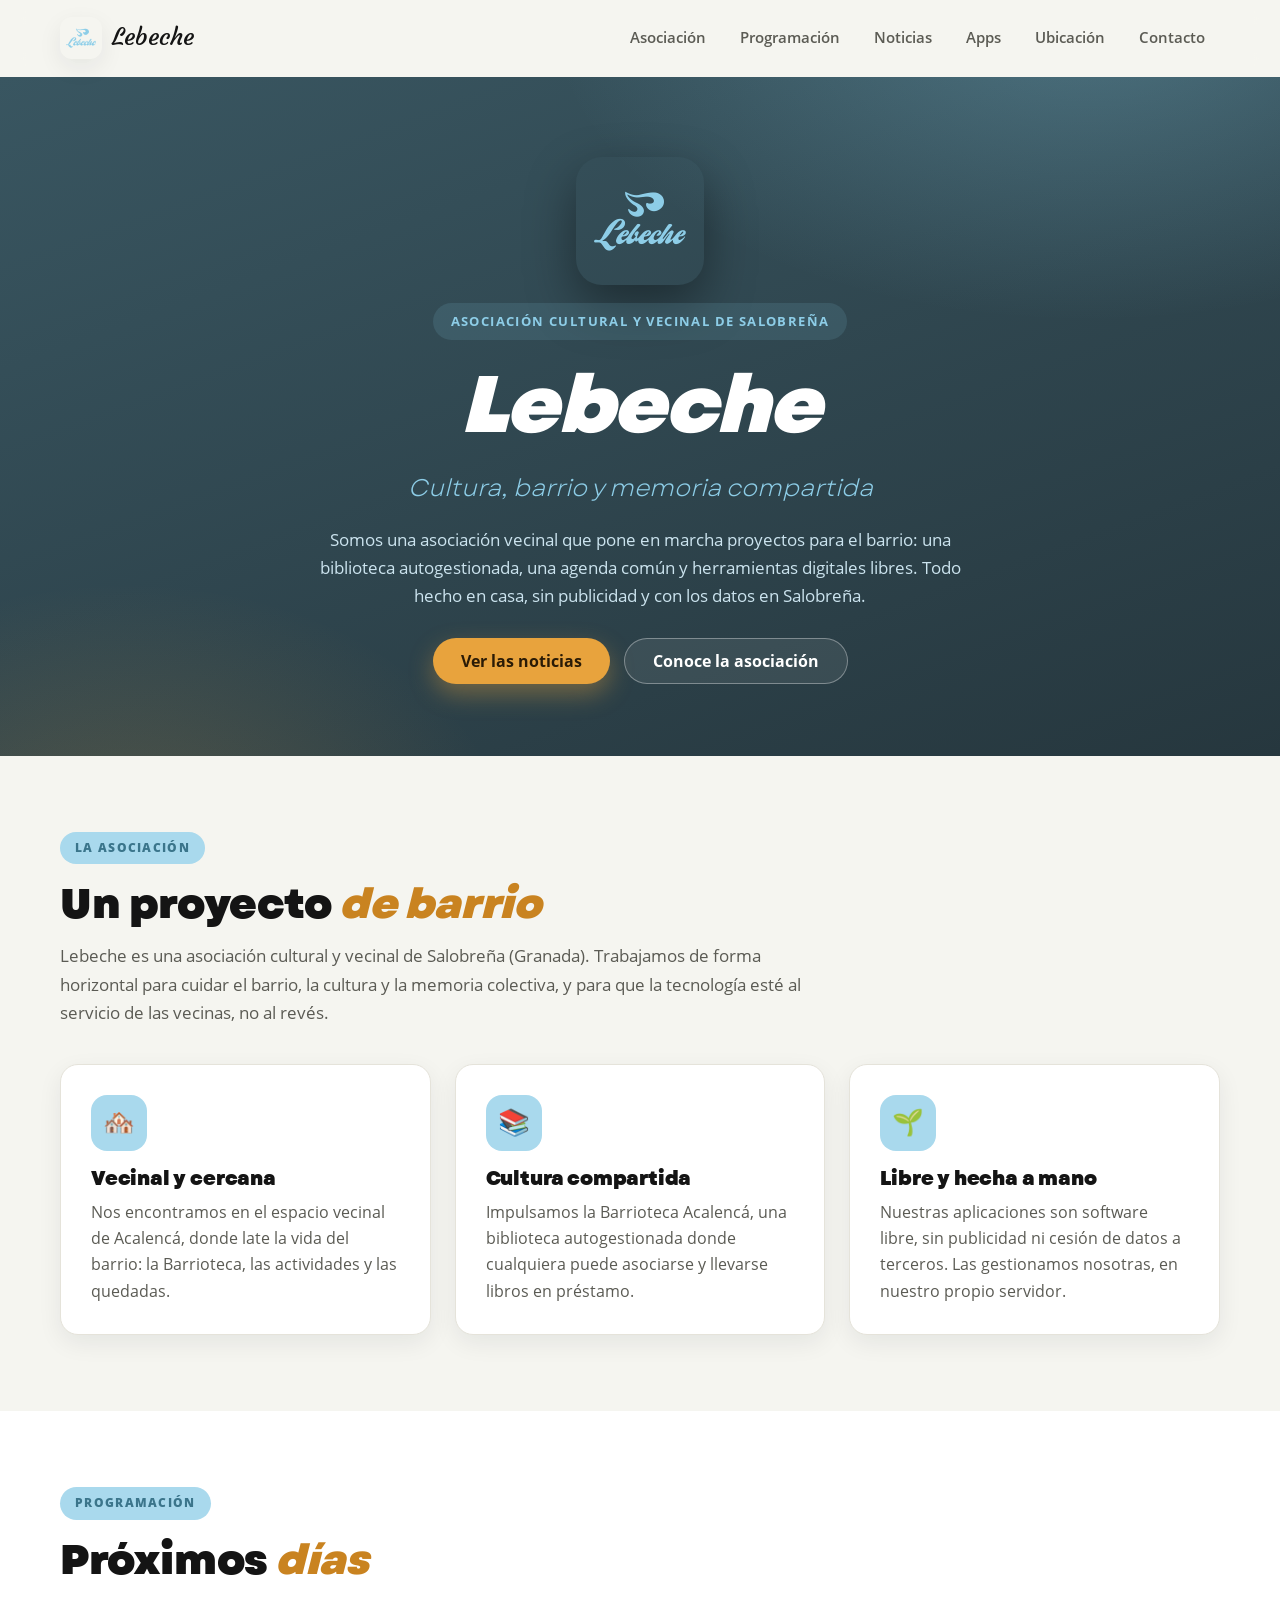
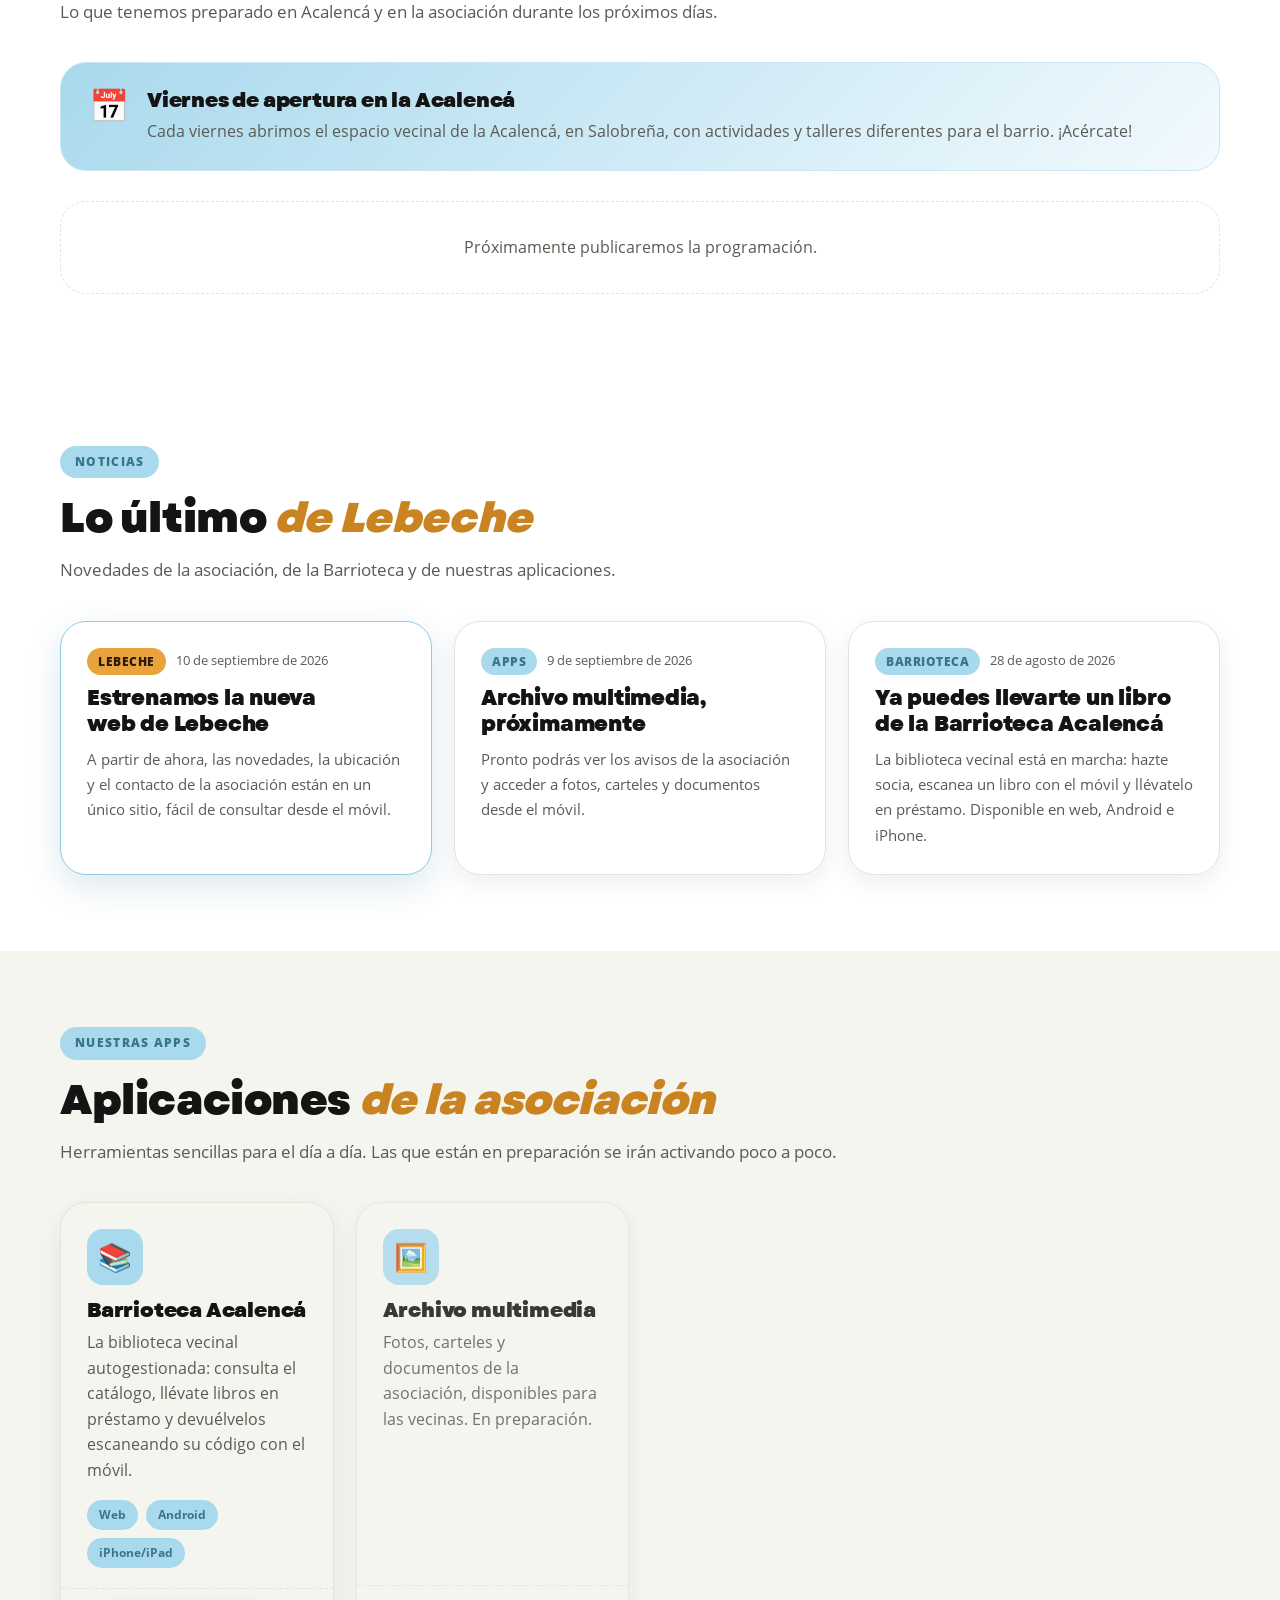
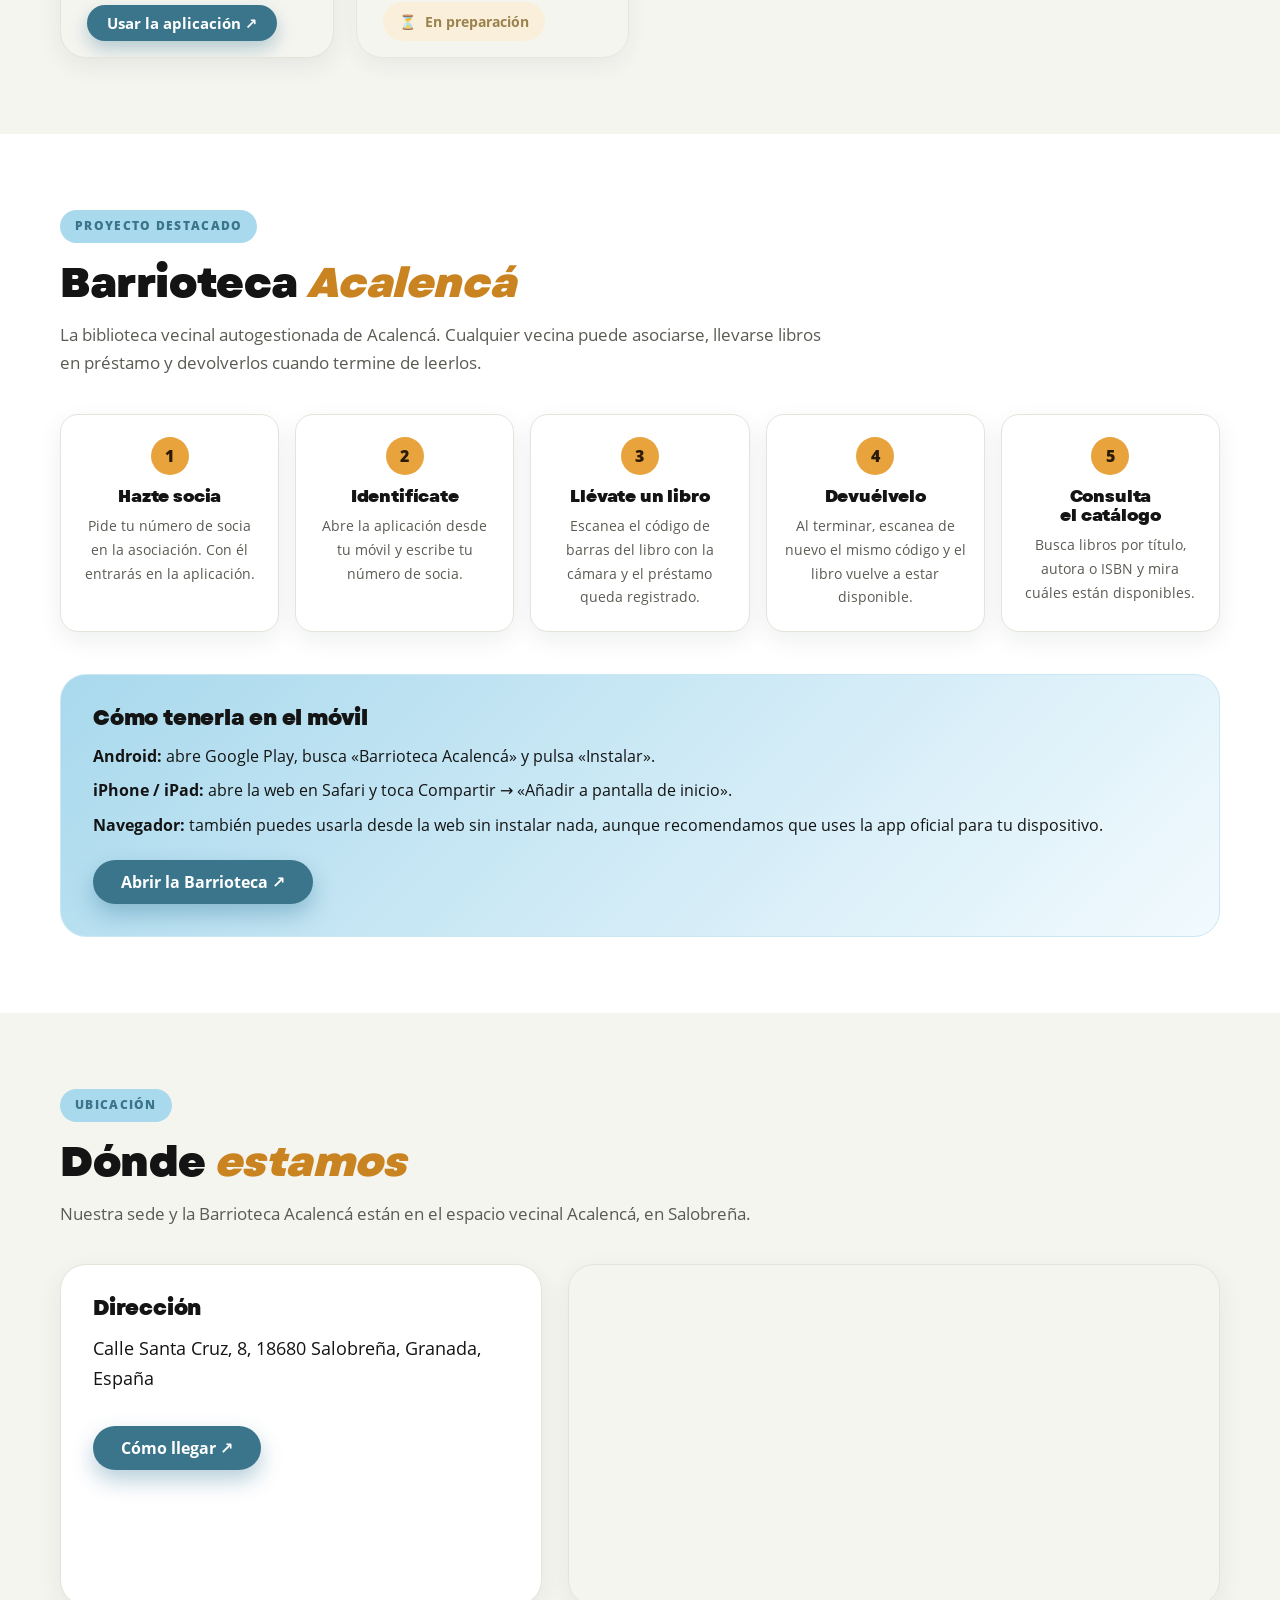
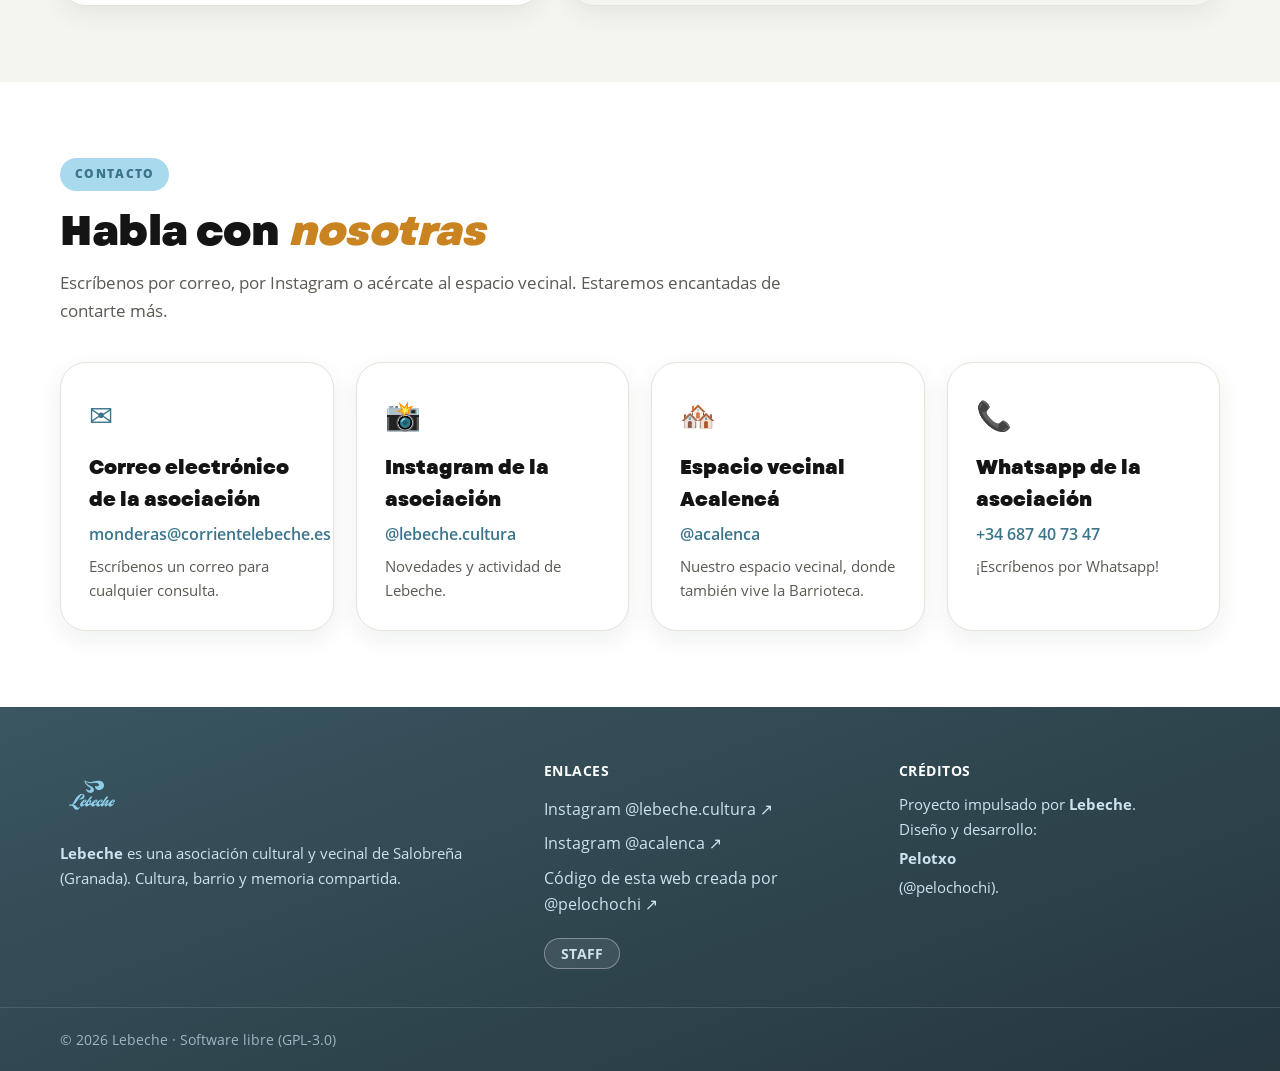
<file: index.html>
<!DOCTYPE html>
<html lang="es">

<head>
  <meta charset="UTF-8">
  <meta name="viewport" content="width=device-width, initial-scale=1.0, viewport-fit=cover">
  <title>Lebeche · Asociación cultural y vecinal de Salobreña</title>
  <meta name="description"
    content="Lebeche es la asociación cultural y vecinal de Salobreña (Granada). Impulsamos la Barrioteca Acalencá y otras aplicaciones libres para el barrio.">
  <meta name="theme-color" content="#072B3C">
  <link rel="canonical" href="https://www.corrientelebeche.es/lebeche/">
  <meta property="og:site_name" content="Lebeche">
  <meta property="og:title" content="Lebeche · Asociación cultural y vecinal de Salobreña">
  <meta property="og:description" content="Lebeche es la asociación cultural y vecinal de Salobreña (Granada). Impulsamos la Barrioteca Acalencá y otras aplicaciones libres para el barrio.">
  <meta property="og:url" content="https://www.corrientelebeche.es/lebeche/">
  <meta property="og:image" content="https://www.corrientelebeche.es/lebeche/assets/lebeche-logo-azul.png">
  <meta property="og:type" content="website">
  <meta name="twitter:card" content="summary_large_image">
  <link rel="icon" type="image/png" sizes="32x32" href="assets/favicon-32.png">
  <link rel="apple-touch-icon" href="assets/apple-touch-icon.png">
  <link rel="stylesheet" href="css/styles.css">
</head>

<body>
  <a class="saltar" href="#contenido">Saltar al contenido</a>

  <header class="cabecera" id="cabecera">
    <div class="contenedor cabecera__interior">
      <a class="marca" href="#inicio" aria-label="Lebeche, volver al inicio">
        <img src="assets/lebeche-logo-azul.png" width="42" height="42" alt="" class="marca__logo">
        <span class="marca__texto">Lebeche</span>
      </a>
      <button class="menu__boton" id="menuBoton" aria-expanded="false" aria-controls="menuNav"
        aria-label="Abrir el menú de navegación">
        <span></span><span></span><span></span>
      </button>
      <nav class="menu" id="menuNav" aria-label="Navegación principal">
        <a href="#asociacion">Asociación</a>
        <a href="#programacion">Programación</a>
        <a href="#noticias">Noticias</a>
        <a href="#apps">Apps</a>
        <a href="#ubicacion">Ubicación</a>
        <a href="#contacto">Contacto</a>
      </nav>
    </div>
  </header>

  <main id="contenido">

    <section class="hero" id="inicio">
      <div class="contenedor hero__interior">
        <img src="assets/lebeche-logo-azul.png" width="128" height="128"
          alt="Logotipo de Lebeche, asociación cultural y vecinal de Salobreña" class="hero__logo" fetchpriority="high">
        <p class="hero__sobre">Asociación cultural y vecinal de Salobreña</p>
        <h1 class="hero__titulo">Lebeche</h1>
        <p class="hero__lema">Cultura, barrio y memoria compartida</p>
        <p class="hero__texto">
          Somos una asociación vecinal que pone en marcha proyectos para el barrio:
          una biblioteca autogestionada, una agenda común y herramientas digitales libres.
          Todo hecho en casa, sin publicidad y con los datos en Salobreña.
        </p>
        <div class="hero__acciones">
          <a href="#noticias" class="boton boton--ambar">Ver las noticias</a>
          <a href="#asociacion" class="boton boton--fantasma">Conoce la asociación</a>
        </div>
      </div>
    </section>

    <section class="seccion" id="asociacion">
      <div class="contenedor">
        <p class="etiqueta">La asociación</p>
        <h2 class="titulo">Un proyecto <em>de barrio</em></h2>
        <p class="intro">
          Lebeche es una asociación cultural y vecinal de Salobreña (Granada). Trabajamos de
          forma horizontal para cuidar el barrio, la cultura y la memoria colectiva, y para
          que la tecnología esté al servicio de las vecinas, no al revés.
        </p>
        <div class="columnas">
          <article class="tarjeta tarjeta--valor">
            <span class="tarjeta__icono" aria-hidden="true">🏘️</span>
            <h3>Vecinal y cercana</h3>
            <p>Nos encontramos en el espacio vecinal de Acalencá, donde late la vida del barrio: la Barrioteca, las
              actividades y las quedadas.</p>
          </article>
          <article class="tarjeta tarjeta--valor">
            <span class="tarjeta__icono" aria-hidden="true">📚</span>
            <h3>Cultura compartida</h3>
            <p>Impulsamos la Barrioteca Acalencá, una biblioteca autogestionada donde cualquiera puede asociarse y
              llevarse libros en préstamo.</p>
          </article>
          <article class="tarjeta tarjeta--valor">
            <span class="tarjeta__icono" aria-hidden="true">🌱</span>
            <h3>Libre y hecha a mano</h3>
            <p>Nuestras aplicaciones son software libre, sin publicidad ni cesión de datos a terceros. Las gestionamos
              nosotras, en nuestro propio servidor.</p>
          </article>
        </div>
      </div>
    </section>

    <section class="seccion seccion--fondo" id="programacion">
      <div class="contenedor">
        <p class="etiqueta">Programación</p>
        <h2 class="titulo">Próximos <em>días</em></h2>
        <p class="intro">Lo que tenemos preparado en Acalencá y en la asociación durante los próximos días.</p>

        <div class="apertura">
          <span class="apertura__icono" aria-hidden="true">📅</span>
          <div class="apertura__cuerpo">
            <h3 id="viernesTitulo">Viernes de apertura en Acalencá</h3>
            <p id="viernesTexto">Cada viernes abrimos el espacio vecinal de Acalencá, en Salobreña, con actividades y
              talleres diferentes para el barrio.</p>
          </div>
        </div>

        <div class="programacion" id="listaProgramacion"></div>
      </div>
    </section>

    <section class="seccion seccion--fondo" id="noticias">
      <div class="contenedor">
        <p class="etiqueta">Noticias</p>
        <h2 class="titulo">Lo último <em>de Lebeche</em></h2>
        <p class="intro">Novedades de la asociación, de la Barrioteca y de nuestras aplicaciones.</p>
        <div class="noticias" id="listaNoticias"></div>
      </div>
    </section>

    <section class="seccion" id="apps">
      <div class="contenedor">
        <p class="etiqueta">Nuestras apps</p>
        <h2 class="titulo">Aplicaciones <em>de la asociación</em></h2>
        <p class="intro">Herramientas sencillas para el día a día. Las que están en preparación se irán activando poco a
          poco.</p>
        <div class="apps" id="listaApps"></div>
      </div>
    </section>

    <section class="seccion seccion--fondo" id="barrioteca">
      <div class="contenedor">
        <p class="etiqueta">Proyecto destacado</p>
        <h2 class="titulo">Barrioteca <em>Acalencá</em></h2>
        <p class="intro">La biblioteca vecinal autogestionada de Acalencá. Cualquier vecina puede asociarse, llevarse
          libros en préstamo y devolverlos cuando termine de leerlos.</p>

        <div class="pasos">
          <div class="paso"><span class="paso__num">1</span>
            <h3>Hazte socia</h3>
            <p>Pide tu número de socia en la asociación. Con él entrarás en la aplicación.</p>
          </div>
          <div class="paso"><span class="paso__num">2</span>
            <h3>Identifícate</h3>
            <p>Abre la aplicación desde tu móvil y escribe tu número de socia.</p>
          </div>
          <div class="paso"><span class="paso__num">3</span>
            <h3>Llévate un libro</h3>
            <p>Escanea el código de barras del libro con la cámara y el préstamo queda registrado.</p>
          </div>
          <div class="paso"><span class="paso__num">4</span>
            <h3>Devuélvelo</h3>
            <p>Al terminar, escanea de nuevo el mismo código y el libro vuelve a estar disponible.</p>
          </div>
          <div class="paso"><span class="paso__num">5</span>
            <h3>Consulta el catálogo</h3>
            <p>Busca libros por título, autora o ISBN y mira cuáles están disponibles.</p>
          </div>
        </div>

        <div class="instalacion">
          <h3>Cómo tenerla en el móvil</h3>
          <p><strong>Android:</strong> abre Google Play, busca «Barrioteca Acalencá» y pulsa «Instalar».</p>
          <p><strong>iPhone / iPad:</strong> abre la web en Safari y toca Compartir → «Añadir a pantalla de inicio».</p>
          <p><strong>Navegador:</strong> también puedes usarla desde la web sin instalar nada, aunque recomendamos que
            uses la app oficial para tu dispositivo.</p>
          <a href="https://www.corrientelebeche.es/barrioteca/" target="_blank" rel="noopener"
            class="boton boton--azul">Abrir la Barrioteca ↗</a>
        </div>
      </div>
    </section>

    <section class="seccion" id="ubicacion">
      <div class="contenedor">
        <p class="etiqueta">Ubicación</p>
        <h2 class="titulo">Dónde <em>estamos</em></h2>
        <p class="intro">Nuestra sede y la Barrioteca Acalencá están en el espacio vecinal Acalencá, en Salobreña.
        </p>
        <div class="ubicacion">
          <div class="ubicacion__datos">
            <h3>Dirección</h3>
            <p id="direccionTexto" class="ubicacion__direccion"></p>
            <p class="ubicacion__nota" id="ubicacionNota"></p>
            <a class="boton boton--azul" id="enlaceMapa" href="#" target="_blank" rel="noopener">Cómo llegar ↗</a>
          </div>
          <div class="ubicacion__mapa">
            <iframe id="mapa" title="Mapa de la ubicación de Lebeche en Salobreña" loading="lazy"
              referrerpolicy="no-referrer-when-downgrade" allowfullscreen></iframe>
          </div>
        </div>
      </div>
    </section>

    <section class="seccion seccion--fondo" id="contacto">
      <div class="contenedor">
        <p class="etiqueta">Contacto</p>
        <h2 class="titulo">Habla con <em>nosotras</em></h2>
        <p class="intro">Escríbenos por correo, por Instagram o acércate al espacio vecinal. Estaremos encantadas de contarte más.
        </p>
        <div class="contacto" id="listaContacto"></div>
      </div>
    </section>

  </main>

  <footer class="pie" id="creditos">
    <div class="contenedor pie__interior">
      <div class="pie__col pie__col--marca">
        <img src="assets/lebeche-logo-azul.png" width="64" height="64" alt="Logotipo de Lebeche" class="pie__logo">
        <p><strong>Lebeche</strong> es una asociación cultural y vecinal de Salobreña (Granada). Cultura, barrio y
          memoria compartida.</p>
      </div>
      <div class="pie__col">
        <h4>Enlaces</h4>
        <a href="https://www.instagram.com/lebeche.cultura/" target="_blank" rel="noopener">Instagram @lebeche.cultura
          ↗</a>
        <a href="https://www.instagram.com/acalenca/" target="_blank" rel="noopener">Instagram @acalenca ↗</a>
        <a href="https://jesuscastilla.github.io/portfolio-pelotxo/" target="_blank" rel="noopener">Código de esta web creada por
          @pelochochi ↗</a>
        <a href="admin/index.php" class="boton boton--fantasma"
          style="margin-top: 16px; padding: 8px 16px; font-size: 0.85rem; width: fit-content;">STAFF</a>
      </div>
      <div class="pie__col">
        <h4>Créditos</h4>
        <p>Proyecto impulsado por <strong>Lebeche</strong>.<br>Diseño y desarrollo: <a href="https://jesuscastilla.github.io/portfolio-pelotxo/" target="_blank" rel="noopener"><strong>Pelotxo</strong></a>
          (@pelochochi).</p>
      </div>
    </div>
    <div class="pie__fin">
      <div class="contenedor">© <span id="anio"></span> Lebeche · Software libre (GPL-3.0)</div>
    </div>
  </footer>

  <script src="js/datos.js"></script>
  <script src="js/apps.js"></script>
  <script src="js/noticias.js"></script>
  <script src="js/programacion.js"></script>
  <script src="js/main.js"></script>
</body>

</html>
</file>
<file: css/styles.css>
@font-face{font-family:"Courgette";src:url("../fonts/Courgette-Regular.ttf") format("truetype");font-weight:400;font-style:normal;font-display:swap}
@font-face{font-family:"Garet";src:url("../fonts/Garet-Book.ttf") format("truetype");font-weight:400;font-style:normal;font-display:swap}
@font-face{font-family:"Garet";src:url("../fonts/Garet-Heavy.ttf") format("truetype");font-weight:700;font-style:normal;font-display:swap}
@font-face{font-family:"Open Sans";src:url("../fonts/OpenSans-Regular.ttf") format("truetype");font-weight:400;font-style:normal;font-display:swap}
@font-face{font-family:"Open Sans";src:url("../fonts/OpenSans-Italic.ttf") format("truetype");font-weight:400;font-style:italic;font-display:swap}
@font-face{font-family:"Open Sans";src:url("../fonts/OpenSans-Semibold.ttf") format("truetype");font-weight:600;font-style:normal;font-display:swap}
@font-face{font-family:"Open Sans";src:url("../fonts/OpenSans-Bold.ttf") format("truetype");font-weight:700;font-style:normal;font-display:swap}
@font-face{font-family:"Open Sans";src:url("../fonts/OpenSans-BoldItalic.ttf") format("truetype");font-weight:700;font-style:italic;font-display:swap}
@font-face{font-family:"Open Sans";src:url("../fonts/OpenSans-ExtraBold.ttf") format("truetype");font-weight:800;font-style:normal;font-display:swap}

:root{
  --papel:#F5F5F0;
  --papel-2:#EFEDE4;
  --blanco:#FFFFFF;
  --tinta:#141414;
  --tinta-suave:#5B5B54;
  --borde:#E5E3DA;
  --azul:#8DCDE7;
  --azul-claro:#A9D9ED;
  --azul-profundo:#3B758B;
  --azul-noche:#395661;
  --azul-marino:#26373E;
  --ambar:#E8A33D;
  --ambar-oscuro:#C98320;
  --ambar-claro:#FBEFD7;
  --radio:18px;
  --radio-xl:26px;
  --sombra:0 18px 44px rgba(4,30,43,.12);
  --sombra-suave:0 8px 24px rgba(4,30,43,.07);
  --fuente:"Open Sans",system-ui,-apple-system,"Segoe UI",Roboto,"Helvetica Neue",Arial,sans-serif;
  --fuente-titulos:"Garet","Open Sans",Georgia,sans-serif;
  --fuente-marca:"Courgette","Garet",cursive;
}

*{box-sizing:border-box;margin:0;padding:0}

html{scroll-behavior:smooth;scroll-padding-top:88px;-webkit-text-size-adjust:100%}

body{font-family:var(--fuente);color:var(--tinta);background:var(--papel);line-height:1.65;-webkit-font-smoothing:antialiased;text-rendering:optimizeLegibility}

img{max-width:100%;display:block;height:auto}

a{color:var(--azul-profundo);text-decoration:none}
a:hover{color:var(--azul-noche)}

h1,h2,h3,h4{font-family:var(--fuente-titulos);line-height:1.15;font-weight:700;color:var(--tinta);letter-spacing:-.01em;text-wrap:balance}

.contenedor{width:min(1160px,92%);margin-inline:auto}

/* Enlace de salto */
.saltar{position:absolute;left:-9999px;top:0;z-index:1000;background:var(--ambar);color:#2A1B06;padding:12px 20px;border-radius:0 0 14px 0;font-weight:700}
.saltar:focus{left:0}

/* Cabecera */
.cabecera{position:sticky;top:0;z-index:60;background:rgba(245,245,240,.9);backdrop-filter:blur(12px);-webkit-backdrop-filter:blur(12px);border-bottom:1px solid transparent;transition:box-shadow .3s ease,border-color .3s ease}
.cabecera.compacta{box-shadow:0 6px 24px rgba(4,30,43,.10);border-bottom-color:var(--borde)}
.cabecera__interior{display:flex;align-items:center;gap:16px;height:76px}

.marca{display:flex;align-items:center;gap:10px;color:var(--tinta)}
.marca__logo{width:42px;height:42px;border-radius:12px;box-shadow:var(--sombra-suave)}
.marca__texto{font-family:var(--fuente-marca);font-weight:400;font-size:1.5rem}

.menu{display:flex;gap:4px;margin-left:auto;align-items:center}
.menu a{padding:9px 15px;border-radius:999px;color:var(--tinta-suave);font-weight:600;font-size:.95rem;transition:background .2s ease,color .2s ease}
.menu a:hover{background:var(--azul-claro);color:var(--azul-profundo)}

.menu__boton{display:none;flex-direction:column;justify-content:center;gap:5px;width:44px;height:44px;background:none;border:0;cursor:pointer;border-radius:10px}
.menu__boton span{display:block;width:24px;height:3px;background:var(--tinta);border-radius:3px;transition:transform .3s ease,opacity .3s ease;margin-inline:auto}
.menu__boton.activo span:nth-child(1){transform:translateY(8px) rotate(45deg)}
.menu__boton.activo span:nth-child(2){opacity:0}
.menu__boton.activo span:nth-child(3){transform:translateY(-8px) rotate(-45deg)}

/* Hero */
.hero{background:radial-gradient(900px 520px at 85% -10%,rgba(143,214,239,.28),transparent 60%),radial-gradient(700px 500px at 10% 115%,rgba(232,163,61,.2),transparent 55%),linear-gradient(160deg,var(--azul-noche),var(--azul-marino));color:#EAF6FB;padding:80px 0 72px;text-align:center}
.hero__interior{display:flex;flex-direction:column;align-items:center;gap:18px}
.hero__logo{width:128px;height:128px;border-radius:26px;box-shadow:0 20px 50px rgba(0,0,0,.4)}
.hero__sobre{font-size:.8rem;letter-spacing:1.4px;text-transform:uppercase;font-weight:700;color:var(--azul);background:rgba(143,214,239,.12);padding:8px 18px;border-radius:999px}
.hero__titulo{font-size:clamp(3rem,9vw,5rem);color:#fff;font-weight:700;letter-spacing:-.02em;font-style:italic}
.hero__lema{font-family:var(--fuente-titulos);font-style:italic;font-size:clamp(1.15rem,3vw,1.5rem);color:var(--azul)}
.hero__texto{max-width:660px;color:#CBE3EE;font-size:1.06rem}
.hero__acciones{display:flex;gap:14px;flex-wrap:wrap;justify-content:center;margin-top:10px}

/* Botones */
.boton{display:inline-flex;align-items:center;gap:8px;padding:14px 28px;border-radius:999px;font-weight:700;font-size:1rem;line-height:1;transition:transform .2s ease,box-shadow .2s ease,background .2s ease,color .2s ease;touch-action:manipulation}
.boton:hover{transform:translateY(-2px)}
.boton:focus-visible{outline:3px solid var(--azul);outline-offset:2px}
.boton--ambar{background:var(--ambar);color:#2A1B06;box-shadow:0 10px 24px rgba(232,163,61,.38)}
.boton--ambar:hover{background:var(--ambar-oscuro);color:#1A1003}
.boton--fantasma{background:rgba(255,255,255,.08);color:#fff;border:1.5px solid rgba(255,255,255,.35)}
.boton--fantasma:hover{background:rgba(255,255,255,.18);color:#fff}
.boton--azul{background:var(--azul-profundo);color:#fff;box-shadow:0 10px 22px rgba(14,94,128,.3)}
.boton--azul:hover{background:var(--azul-noche);color:#fff}
.boton--app{background:var(--azul-profundo);color:#fff;box-shadow:0 8px 18px rgba(14,94,128,.28);padding:11px 20px;font-size:.92rem}

/* Secciones */
.seccion{padding:76px 0}
.seccion--fondo{background:var(--blanco)}
.etiqueta{display:inline-block;font-size:.78rem;font-weight:800;letter-spacing:1.3px;text-transform:uppercase;color:var(--azul-profundo);background:var(--azul-claro);padding:6px 15px;border-radius:999px;margin-bottom:16px}
.titulo{font-size:clamp(1.9rem,4.5vw,2.6rem);margin-bottom:14px}
.titulo em{font-style:italic;color:var(--ambar-oscuro)}
.intro{max-width:780px;color:var(--tinta-suave);font-size:1.08rem;margin-bottom:36px}

/* Tarjetas de valores */
.columnas{display:grid;grid-template-columns:repeat(3,1fr);gap:24px;margin-top:26px}
.tarjeta{background:var(--blanco);border:1px solid var(--borde);border-radius:var(--radio);padding:30px;box-shadow:var(--sombra-suave)}
.tarjeta--valor h3{font-size:1.2rem;margin-bottom:10px}
.tarjeta--valor p{color:var(--tinta-suave)}
.tarjeta__icono{display:inline-flex;align-items:center;justify-content:center;width:56px;height:56px;font-size:1.6rem;background:var(--azul-claro);border-radius:16px;margin-bottom:16px}

/* Noticias */
.noticias{display:grid;grid-template-columns:repeat(auto-fill,minmax(300px,1fr));gap:22px}
.noticia{display:flex;flex-direction:column;background:var(--blanco);border:1px solid var(--borde);border-radius:var(--radio-xl);overflow:hidden;box-shadow:var(--sombra-suave);transition:transform .25s ease,box-shadow .25s ease}
.noticia:hover{transform:translateY(-5px);box-shadow:var(--sombra)}
.noticia--destacada{border-color:var(--azul);box-shadow:0 12px 34px rgba(14,94,128,.14)}
.noticia__cuerpo{padding:26px;display:flex;flex-direction:column;gap:10px;flex:1}
.noticia__meta{display:flex;align-items:center;gap:10px;flex-wrap:wrap}
.noticia__etiqueta{font-size:.72rem;font-weight:800;letter-spacing:.5px;text-transform:uppercase;color:var(--azul-profundo);background:var(--azul-claro);padding:4px 11px;border-radius:999px}
.noticia--destacada .noticia__etiqueta{background:var(--ambar);color:#2A1B06}
.noticia__fecha{font-size:.82rem;color:var(--tinta-suave);font-variant-numeric:tabular-nums}
.noticia__titulo{font-size:1.3rem;line-height:1.25}
.noticia__texto{color:var(--tinta-suave);font-size:.96rem}

/* Aplicaciones */
.apps{display:grid;grid-template-columns:repeat(auto-fill,minmax(260px,1fr));gap:22px}
.app{display:flex;flex-direction:column;background:var(--papel);border:1px solid var(--borde);border-radius:var(--radio-xl);overflow:hidden;box-shadow:var(--sombra-suave);transition:transform .25s ease,box-shadow .25s ease}
.app:hover{transform:translateY(-5px);box-shadow:var(--sombra)}
.app--proxima{opacity:.84}
.app__cuerpo{padding:26px 26px 20px;flex:1}
.app__emoji{display:inline-flex;align-items:center;justify-content:center;width:56px;height:56px;font-size:1.7rem;background:var(--azul-claro);border-radius:16px;margin-bottom:14px}
.app__nombre{font-size:1.25rem;margin-bottom:8px}
.app__desc{color:var(--tinta-suave);font-size:.97rem}
.app__etiquetas{display:flex;flex-wrap:wrap;gap:8px;margin-top:16px}
.app__etiquetas span{font-size:.76rem;font-weight:700;color:var(--azul-profundo);background:var(--azul-claro);padding:5px 12px;border-radius:999px}
.app__pie{padding:16px 26px;border-top:1px dashed var(--borde);display:flex;align-items:center}
.app__aviso{display:inline-flex;align-items:center;gap:8px;font-weight:700;color:#8A6D2F;background:var(--ambar-claro);padding:8px 16px;border-radius:999px;font-size:.88rem}
.app__aviso::before{content:"⏳"}

/* Barrioteca */
.pasos{display:grid;grid-template-columns:repeat(5,1fr);gap:16px;margin:30px 0 42px}
.paso{background:var(--blanco);border:1px solid var(--borde);border-radius:var(--radio);padding:22px 18px;text-align:center;box-shadow:var(--sombra-suave)}
.paso__num{display:inline-flex;align-items:center;justify-content:center;width:38px;height:38px;border-radius:50%;background:var(--ambar);color:#2A1B06;font-weight:800;font-size:1rem;margin-bottom:12px}
.paso h3{font-size:1.05rem;margin-bottom:8px}
.paso p{font-size:.9rem;color:var(--tinta-suave)}

.instalacion{background:linear-gradient(135deg,var(--azul-claro),#F2FAFE);border:1px solid #CBE7F3;border-radius:var(--radio-xl);padding:32px}
.instalacion h3{font-size:1.3rem;margin-bottom:12px}
.instalacion p{margin-bottom:8px}
.instalacion .boton{margin-top:14px}

/* Ubicación */
.ubicacion{display:grid;grid-template-columns:.85fr 1.15fr;gap:26px;align-items:stretch}
.ubicacion__datos{background:var(--blanco);border:1px solid var(--borde);border-radius:var(--radio-xl);padding:32px;box-shadow:var(--sombra-suave);display:flex;flex-direction:column;gap:12px}
.ubicacion__datos h3{font-size:1.3rem}
.ubicacion__direccion{font-size:1.15rem;color:var(--tinta)}
.ubicacion__nota{color:var(--tinta-suave);font-size:.95rem}
.ubicacion__datos .boton{align-self:flex-start;margin-top:8px}
.ubicacion__mapa{border-radius:var(--radio-xl);overflow:hidden;border:1px solid var(--borde);box-shadow:var(--sombra-suave);min-height:340px}
.ubicacion__mapa iframe{width:100%;height:100%;min-height:340px;border:0;display:block}

/* Contacto */
.contacto{display:grid;grid-template-columns:repeat(auto-fill,minmax(260px,1fr));gap:22px}
.contacto__tarjeta{display:flex;flex-direction:column;gap:6px;background:var(--blanco);border:1px solid var(--borde);border-radius:var(--radio-xl);padding:28px;box-shadow:var(--sombra-suave);transition:transform .25s ease,box-shadow .25s ease}
.contacto__tarjeta:hover{transform:translateY(-4px);box-shadow:var(--sombra);color:var(--azul-noche)}
.contacto__icono{font-size:1.8rem;margin-bottom:8px}
.contacto__nombre{font-family:var(--fuente-titulos);font-weight:700;font-size:1.2rem;color:var(--tinta)}
.contacto__valor{font-weight:600;color:var(--azul-profundo)}
.contacto__desc{color:var(--tinta-suave);font-size:.92rem}

/* Programación */
.apertura{display:flex;gap:18px;align-items:flex-start;background:linear-gradient(135deg,var(--azul-claro),#F2FAFE);border:1px solid #CBE7F3;border-radius:var(--radio-xl);padding:26px 28px;margin-bottom:30px}
.apertura__icono{font-size:2rem;line-height:1}
.apertura__cuerpo h3{font-size:1.25rem;margin-bottom:6px}
.apertura__cuerpo p{color:var(--tinta-suave)}

.programacion{display:flex;flex-direction:column;gap:16px}
.evento{display:flex;gap:20px;align-items:stretch;background:var(--blanco);border:1px solid var(--borde);border-radius:var(--radio-xl);padding:22px 24px;box-shadow:var(--sombra-suave);transition:transform .25s ease,box-shadow .25s ease}
.evento:hover{transform:translateY(-3px);box-shadow:var(--sombra)}
.evento__fecha{display:flex;flex-direction:column;align-items:center;justify-content:center;min-width:68px;background:var(--azul-claro);border-radius:16px;padding:12px 10px}
.evento__dia{font-family:var(--fuente-titulos);font-weight:700;font-size:1.7rem;line-height:1;color:var(--azul-profundo)}
.evento__mes{font-size:.72rem;font-weight:800;letter-spacing:1px;text-transform:uppercase;color:var(--azul-profundo);margin-top:4px}
.evento__cuerpo{display:flex;flex-direction:column;gap:8px}
.evento__meta{display:flex;align-items:center;gap:10px;flex-wrap:wrap}
.evento__etiqueta{font-size:.72rem;font-weight:800;letter-spacing:.5px;text-transform:uppercase;color:var(--azul-profundo);background:var(--azul-claro);padding:4px 11px;border-radius:999px}
.evento__hora{font-size:.85rem;font-weight:700;color:var(--ambar-oscuro);font-variant-numeric:tabular-nums}
.evento__titulo{font-size:1.25rem}
.evento__texto{color:var(--tinta-suave);font-size:.95rem}
.evento__acciones{display:flex;align-items:center;gap:10px;flex-wrap:wrap;margin-top:4px}
.evento__calendario{display:inline-flex;align-items:center;font-size:.82rem;font-weight:700;color:var(--azul-profundo);background:var(--azul-claro);padding:8px 15px;border-radius:999px;transition:background .2s ease,transform .2s ease,color .2s ease}
.evento__calendario:hover{background:var(--azul);transform:translateY(-1px);color:var(--azul-noche)}
.evento__google{font-size:.82rem;font-weight:700;color:var(--ambar-oscuro)}
.evento__google:hover{color:var(--ambar)}
.programacion__vacia{background:var(--blanco);border:1px dashed var(--borde);border-radius:var(--radio-xl);padding:32px;text-align:center;color:var(--tinta-suave)}

/* Pie */
.pie{background:linear-gradient(160deg,var(--azul-noche),var(--azul-marino));color:#CBE3EE;padding:56px 0 0}
.pie__interior{display:grid;grid-template-columns:1.4fr 1fr 1fr;gap:34px;padding-bottom:38px}
.pie__logo{width:64px;height:64px;border-radius:16px;margin-bottom:14px}
.pie h4{color:#fff;font-size:.9rem;margin-bottom:12px;letter-spacing:.5px;text-transform:uppercase;font-family:var(--fuente)}
.pie a{display:block;color:#CBE3EE;padding:4px 0}
.pie a:hover{color:var(--azul)}
.pie p{font-size:.95rem}
.pie__fin{border-top:1px solid rgba(255,255,255,.12);padding:20px 0;font-size:.88rem;color:#9DB7C2}

/* Animaciones */
.aparecer{opacity:0;transform:translateY(18px);transition:opacity .6s ease,transform .6s ease}
.aparecer.visible{opacity:1;transform:none}

/* Responsive */
@media (max-width:920px){
  .menu__boton{display:flex}
  .menu{position:absolute;top:76px;left:0;right:0;flex-direction:column;align-items:stretch;background:var(--papel);border-bottom:1px solid var(--borde);box-shadow:var(--sombra);padding:14px;gap:4px;display:none}
  .menu.abierto{display:flex}
  .menu a{text-align:center;padding:12px;border-radius:12px}
  .columnas{grid-template-columns:1fr}
  .pasos{grid-template-columns:repeat(2,1fr)}
  .ubicacion{grid-template-columns:1fr}
  .pie__interior{grid-template-columns:1fr;gap:24px}
}

@media (max-width:560px){
  .pasos{grid-template-columns:1fr}
  .hero{padding:56px 0}
  .hero__logo{width:104px;height:104px}
  .seccion{padding:54px 0}
}

@media (prefers-reduced-motion:reduce){
  html{scroll-behavior:auto}
  *{transition:none !important;animation:none !important}
  .aparecer{opacity:1;transform:none}
}
</file>
